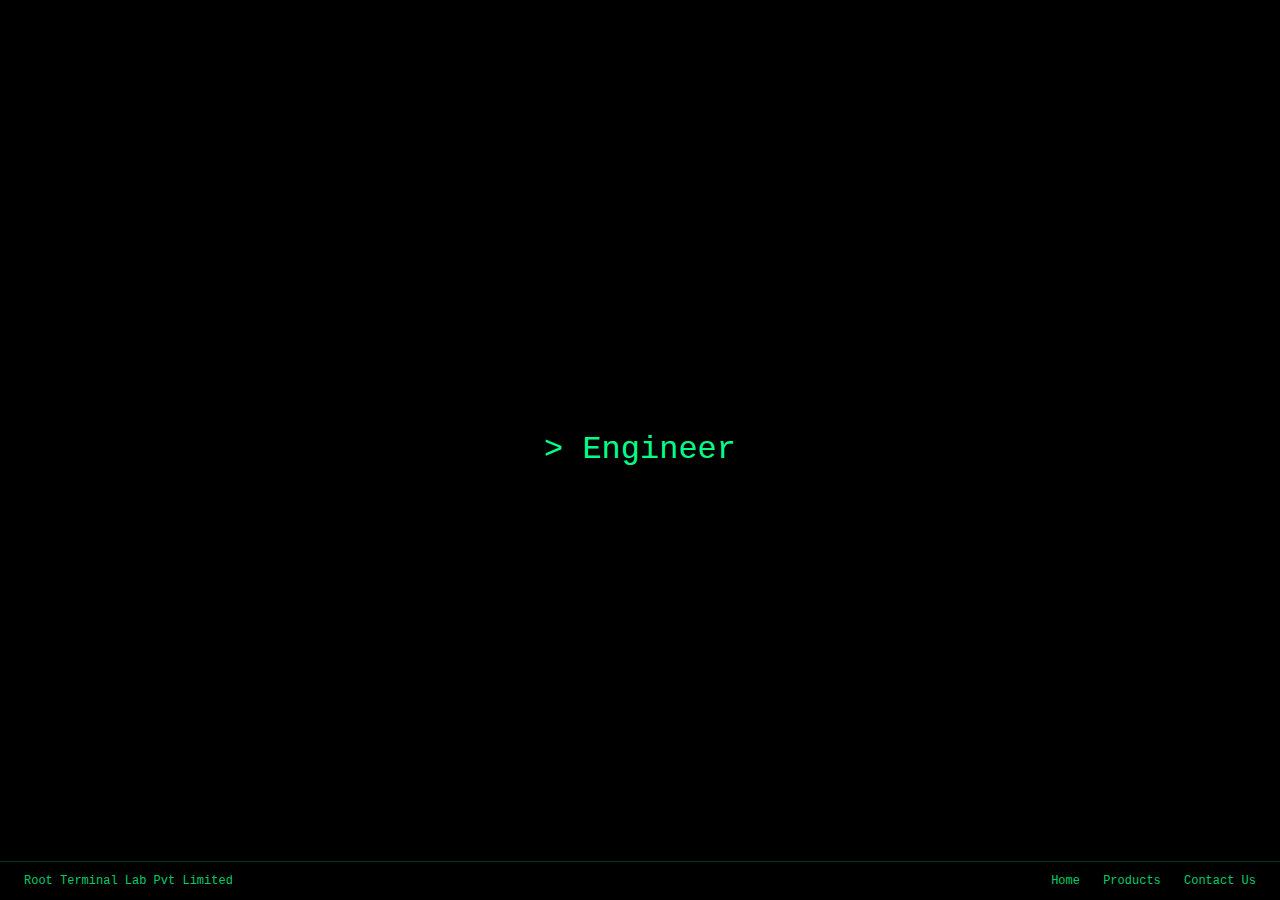
<file: index.html>
<!doctype html>
<html lang="en">
  <head>
    <!-- Google tag (gtag.js) -->
    <script
      async
      src="https://www.googletagmanager.com/gtag/js?id=G-4GPV1PQVNS"
    ></script>
    <script>
      window.dataLayer = window.dataLayer || [];
      function gtag() {
        dataLayer.push(arguments);
      }
      gtag("js", new Date());

      gtag("config", "G-4GPV1PQVNS");
    </script>
    <meta charset="UTF-8" />
    <title>Root Terminal Lab</title>
    <meta name="viewport" content="width=device-width, initial-scale=1.0" />
    <link rel="stylesheet" href="style.css" />
  </head>
  <body>
    <main class="terminal">
      <div id="hero"></div>
    </main>

    <footer>
      <span>Root Terminal Lab Pvt Limited</span>
      <nav>
        <a href="index.html">Home</a>
        <a href="products.html">Products</a>
        <a href="contact.html">Contact Us</a>
      </nav>
    </footer>

    <script src="app.js"></script>
  </body>
</html>
</file>
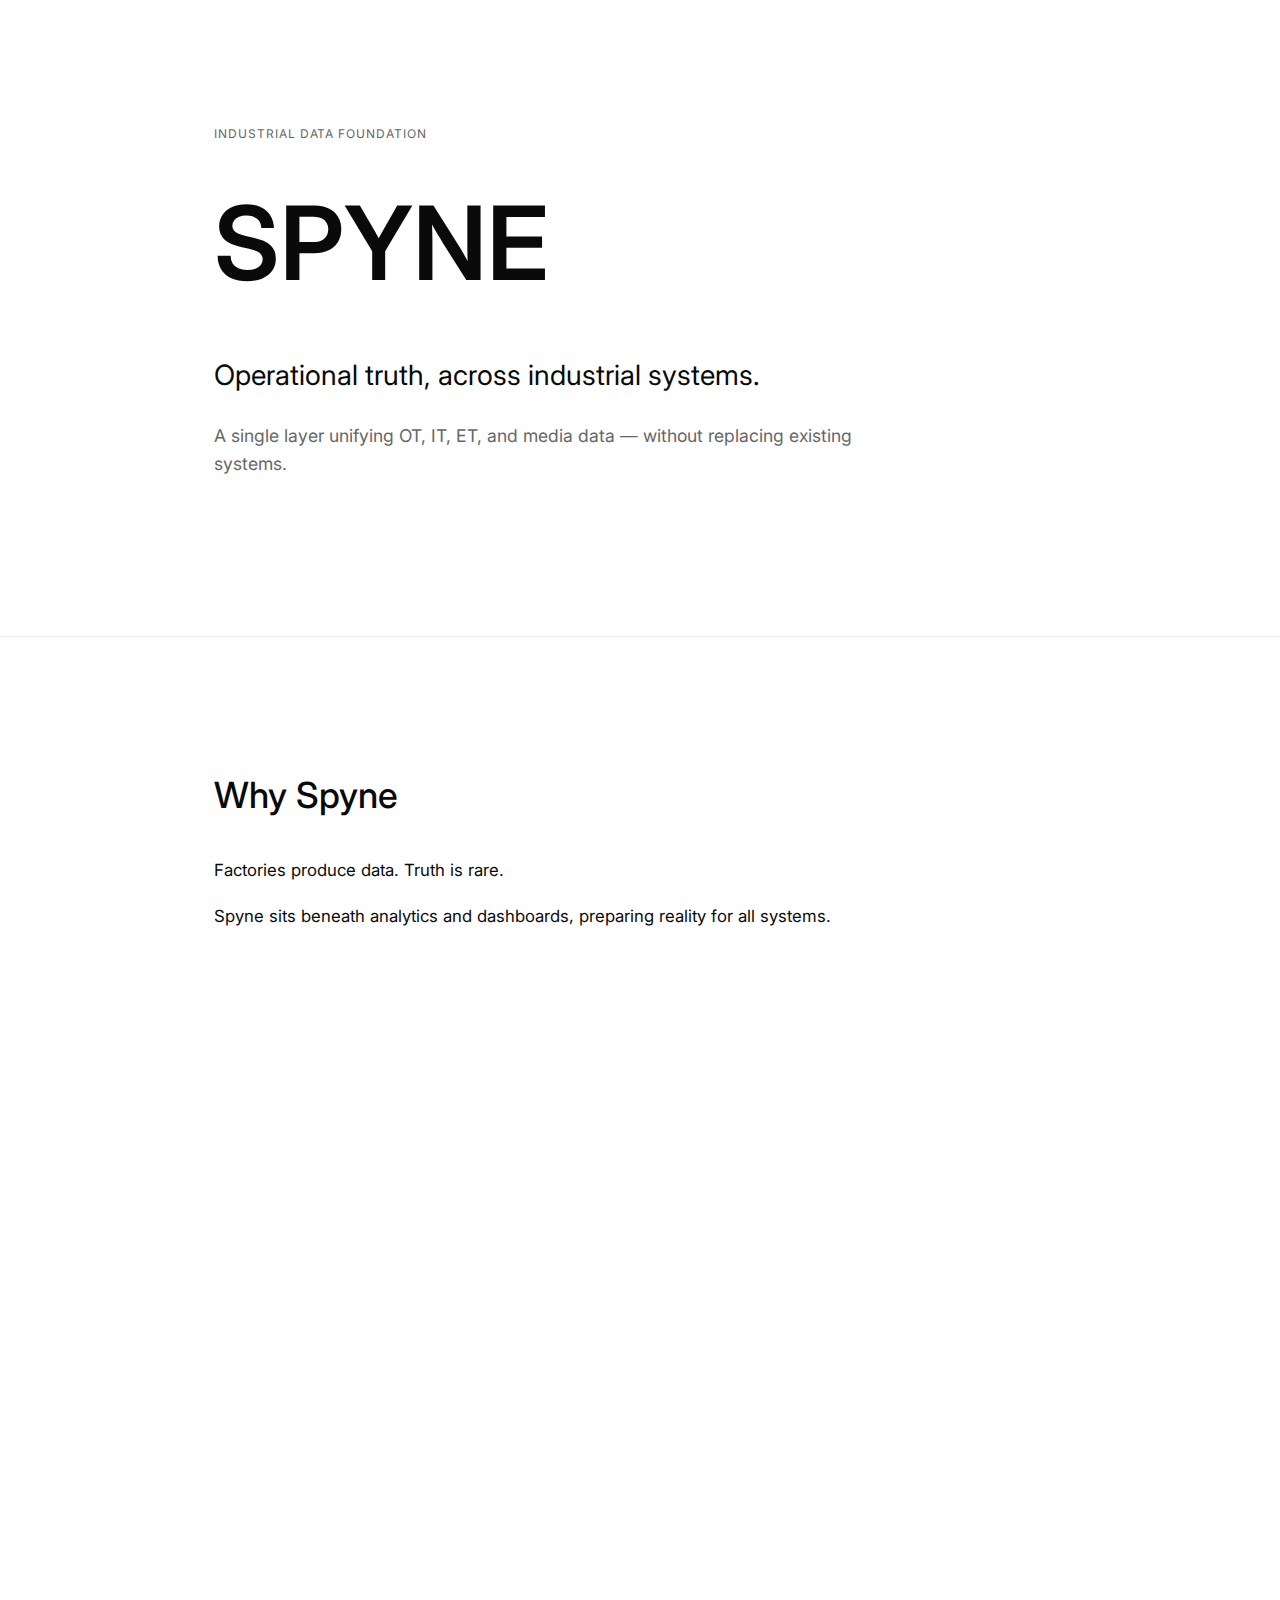
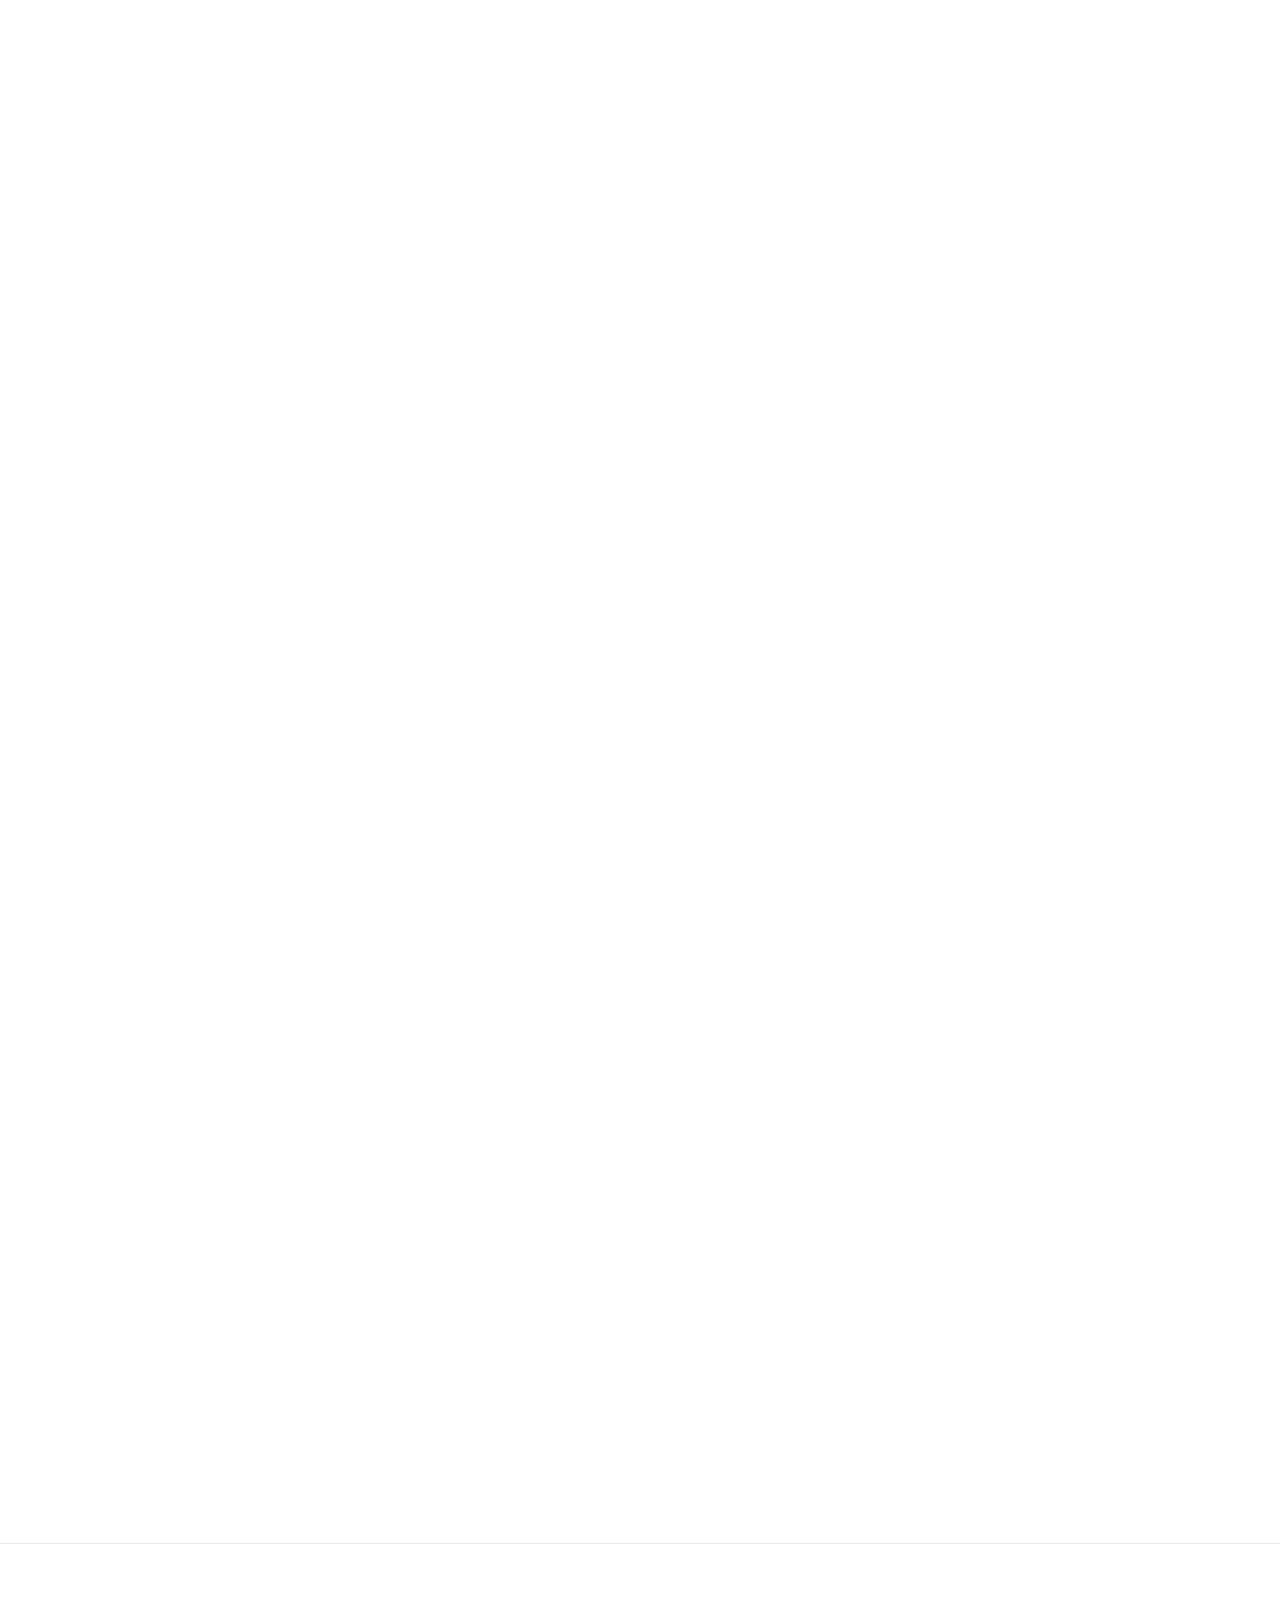
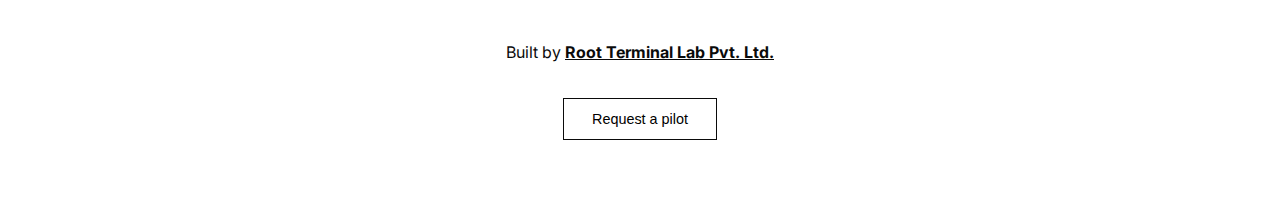
<file: spyne/index.html>
<!doctype html>
<html lang="en">
  <head>
    <!-- Google tag (gtag.js) -->
    <script
      async
      src="https://www.googletagmanager.com/gtag/js?id=G-4GPV1PQVNS"
    ></script>
    <script>
      window.dataLayer = window.dataLayer || [];
      function gtag() {
        dataLayer.push(arguments);
      }
      gtag("js", new Date());

      gtag("config", "G-4GPV1PQVNS");
    </script>
    <meta charset="UTF-8" />
    <meta name="viewport" content="width=device-width, initial-scale=1.0" />
    <title>SPYNE — Industrial Data Foundation</title>

    <link rel="preconnect" href="https://fonts.googleapis.com" />
    <link rel="preconnect" href="https://fonts.gstatic.com" crossorigin />
    <link
      href="https://fonts.googleapis.com/css2?family=Inter:wght@300;400;500;600&display=swap"
      rel="stylesheet"
    />

    <link rel="stylesheet" href="styles.css" />
  </head>
  <body>
    <header class="hero">
      <div class="wrap">
        <span class="eyebrow">Industrial Data Foundation</span>
        <h1>SPYNE</h1>
        <p class="hero-line">Operational truth, across industrial systems.</p>
        <p class="hero-sub">
          A single layer unifying OT, IT, ET, and media data — without replacing
          existing systems.
        </p>
      </div>
    </header>

    <main>
      <section class="block">
        <h2>Why Spyne</h2>
        <p>Factories produce data. Truth is rare.</p>
        <p>
          Spyne sits beneath analytics and dashboards, preparing reality for all
          systems.
        </p>
      </section>

      <section class="block muted">
        <h2>What It Is</h2>
        <p>Spyne is a foundational data layer.</p>
        <p>Not a dashboard. Not MES. Not AI.</p>
      </section>

      <section class="block">
        <h2>It Unifies</h2>

        <p>
          <strong>OT.</strong> Machine signals and events describing how things
          actually run.
        </p>
        <p>
          <strong>IT.</strong> Workorders, ERP entries, and hierarchies —
          connecting business intent with reality.
        </p>
        <p>
          <strong>ET.</strong> CAD, P&IDs, recipes — how factories are designed
          to operate.
        </p>
        <p>
          <strong>Visual & Media.</strong> Drawings, images, video, LiDAR —
          adding context.
        </p>
      </section>

      <section class="block muted">
        <h2>Spyne V1</h2>
        <p>Connects all industrial data into one operational truth.</p>
        <p>Does not predict, analyze, or automate decisions.</p>
      </section>

      <section class="block">
        <h2>For SMEs & IT Teams</h2>
        <p>
          Internal teams get stable APIs. Operators contribute truth.
          Supervisors validate. Everyone works from the same numbers.
        </p>
      </section>

      <section class="block">
        <h2>Deployment</h2>
        <p>On-prem, cloud, or hybrid. Integrated, not replaced.</p>
      </section>
    </main>

    <footer class="footer">
      <p>
        Built by
        <strong
          ><a href="https://rootterminallab.com"
            >Root Terminal Lab Pvt. Ltd.</a
          ></strong
        >
      </p>
      <button class="cta" onclick="requestPilot()">Request a pilot</button>
    </footer>

    <script src="script.js"></script>
  </body>
</html>
</file>
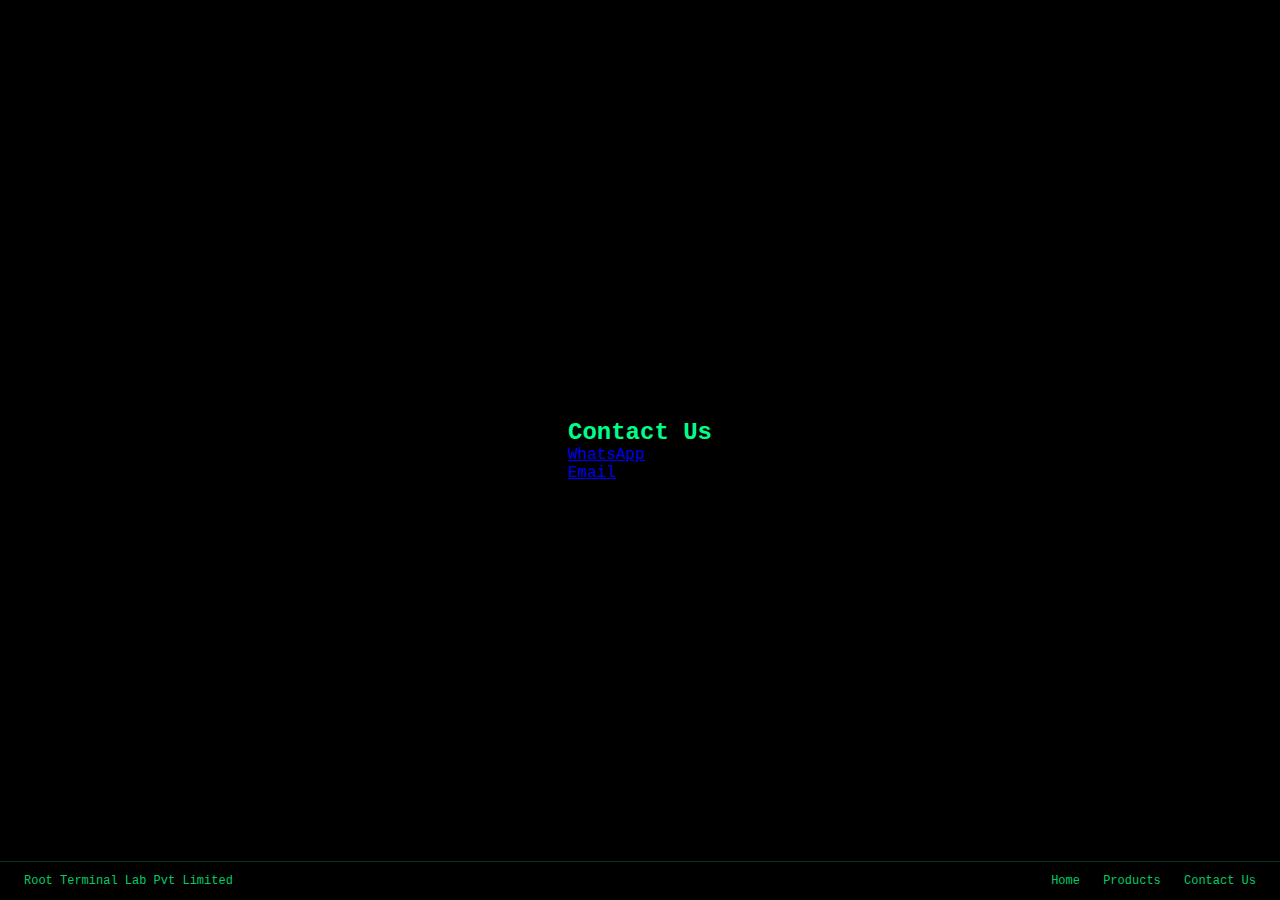
<file: contact.html>
<!doctype html>
<html lang="en">
  <head>
    <!-- Google tag (gtag.js) -->
    <script
      async
      src="https://www.googletagmanager.com/gtag/js?id=G-4GPV1PQVNS"
    ></script>
    <script>
      window.dataLayer = window.dataLayer || [];
      function gtag() {
        dataLayer.push(arguments);
      }
      gtag("js", new Date());

      gtag("config", "G-4GPV1PQVNS");
    </script>
    <meta charset="UTF-8" />
    <title>Contact Us - Root Terminal Lab</title>
    <meta name="viewport" content="width=device-width, initial-scale=1.0" />
    <link rel="stylesheet" href="style.css" />
  </head>
  <body>
    <main class="terminal">
      <section id="contact">
        <h2>Contact Us</h2>
        <p>
          <a
            href="https://wa.me/919791536477?text=Hello%20Team,%20I%20am%20interested%20in%20your%20products%20and%20services.%20Please%20get%20back%20to%20me."
            target="_blank"
            >WhatsApp</a
          >
        </p>
        <p>
          <a
            href="mailto:rootterminallab@gmail.com?subject=Inquiry&body=Hello%20Team,%20I%20am%20interested%20in%20your%20products%20and%20services.%20Please%20get%20back%20to%20me."
            >Email</a
          >
        </p>
      </section>
    </main>

    <footer>
      <span>Root Terminal Lab Pvt Limited</span>
      <nav>
        <a href="index.html">Home</a>
        <a href="products.html">Products</a>
        <a href="contact.html">Contact Us</a>
      </nav>
    </footer>

    <script src="app.js"></script>
  </body>
</html>
</file>
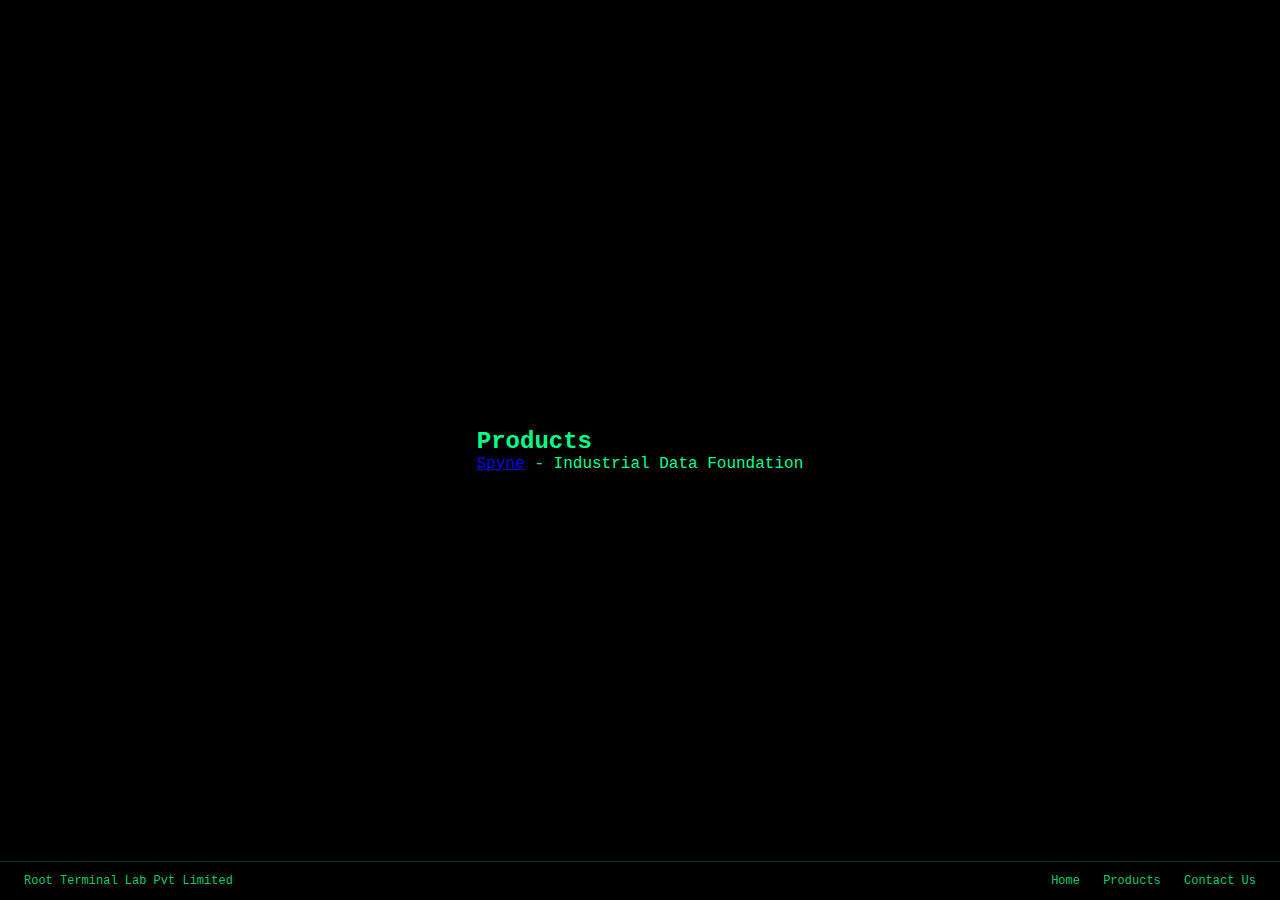
<file: products.html>
<!doctype html>
<html lang="en">
  <head>
    <!-- Google tag (gtag.js) -->
    <script
      async
      src="https://www.googletagmanager.com/gtag/js?id=G-4GPV1PQVNS"
    ></script>
    <script>
      window.dataLayer = window.dataLayer || [];
      function gtag() {
        dataLayer.push(arguments);
      }
      gtag("js", new Date());

      gtag("config", "G-4GPV1PQVNS");
    </script>
    <meta charset="UTF-8" />
    <title>Products - Root Terminal Lab</title>
    <meta name="viewport" content="width=device-width, initial-scale=1.0" />
    <link rel="stylesheet" href="style.css" />
  </head>
  <body>
    <main class="terminal">
      <section id="products">
        <h2>Products</h2>
        <p>
          <a href="spyne/" target="_blank" rel="noopener noreferrer">Spyne</a> -
          Industrial Data Foundation
        </p>
      </section>
    </main>

    <footer>
      <span>Root Terminal Lab Pvt Limited</span>
      <nav>
        <a href="index.html">Home</a>
        <a href="products.html">Products</a>
        <a href="contact.html">Contact Us</a>
      </nav>
    </footer>

    <script src="app.js"></script>
  </body>
</html>
</file>
<file: style.css>
* {
  margin: 0;
  padding: 0;
  box-sizing: border-box;
  font-family: "Courier New", monospace;
}

body {
  background: #000;
  color: #00ff88;
  height: 100vh;
}

.terminal {
  height: 100vh;
  display: flex;
  align-items: center;
  justify-content: center;
}

#hero {
  font-size: 32px;
  line-height: 1.4;
  white-space: pre-wrap;
  text-align: center;
}

/* blinking cursor */
.cursor {
  display: inline-block;
  width: 10px;
  height: 1.2em;
  background: #00ff88;
  margin-left: 4px;
  animation: blink 1s steps(2) infinite;
}
footer {
  position: fixed;
  bottom: 0;
  width: 100%;
  padding: 12px 24px;
  display: flex;
  justify-content: space-between;
  align-items: center;
  font-size: 12px;
  color: #00cc66;
  border-top: 1px solid #003322;
  background: #000;
}

footer nav a {
  color: #00cc66;
  margin-left: 16px;
  text-decoration: none;
}

footer nav a:hover {
  text-decoration: underline;
}


@keyframes blink {
  50% {
    opacity: 0;
  }
}
</file>
<file: spyne/styles.css>
:root {
  --bg: #ffffff;
  --text: #0a0a0a;
  --muted: #666666;
  --line: #eaeaea;
}

* {
  box-sizing: border-box;
}

body {
  margin: 0;
  font-family: "Inter", system-ui, sans-serif;
  background: var(--bg);
  color: var(--text);
  line-height: 1.6;
}

.wrap {
  max-width: 900px;
  margin: 0 auto;
  padding: 0 24px;
}

.hero {
  padding: 120px 0 140px;
}

.eyebrow {
  font-size: 0.75rem;
  letter-spacing: 0.08em;
  text-transform: uppercase;
  color: var(--muted);
}

h1 {
  font-size: clamp(4rem, 8vw, 7rem);
  font-weight: 600;
  margin: 16px 0 24px;
}

.hero-line {
  font-size: 1.75rem;
  max-width: 720px;
  margin-bottom: 24px;
}

.hero-sub {
  font-size: 1.1rem;
  max-width: 640px;
  color: var(--muted);
}

main {
  border-top: 1px solid var(--line);
}

.block {
  max-width: 900px;
  margin: 0 auto;
  padding: 100px 24px;
}

.block h2 {
  font-size: 2.25rem;
  font-weight: 500;
  margin-bottom: 32px;
}

.block p {
  font-size: 1.05rem;
  max-width: 680px;
  margin-bottom: 20px;
}

.block p strong {
  font-weight: 500;
}

.muted {
  background: #fafafa;
}

.footer {
  border-top: 1px solid var(--line);
  padding: 80px 24px;
  text-align: center;
}

.footer p {
  margin-bottom: 32px;
  color: var(--text);
}

.footer a {
  color: inherit;
  text-decoration: underline;
  cursor: pointer;
}

.cta {
  background: transparent;
  border: 1px solid var(--text);
  padding: 12px 28px;
  font-size: 0.9rem;
  cursor: pointer;
}

.cta:hover {
  background: var(--text);
  color: white;
}

/* subtle fade-in */
.block {
  opacity: 0;
  transform: translateY(20px);
  transition:
    opacity 0.4s ease,
    transform 0.4s ease;
}

.block.visible {
  opacity: 1;
  transform: translateY(0);
}
</file>
